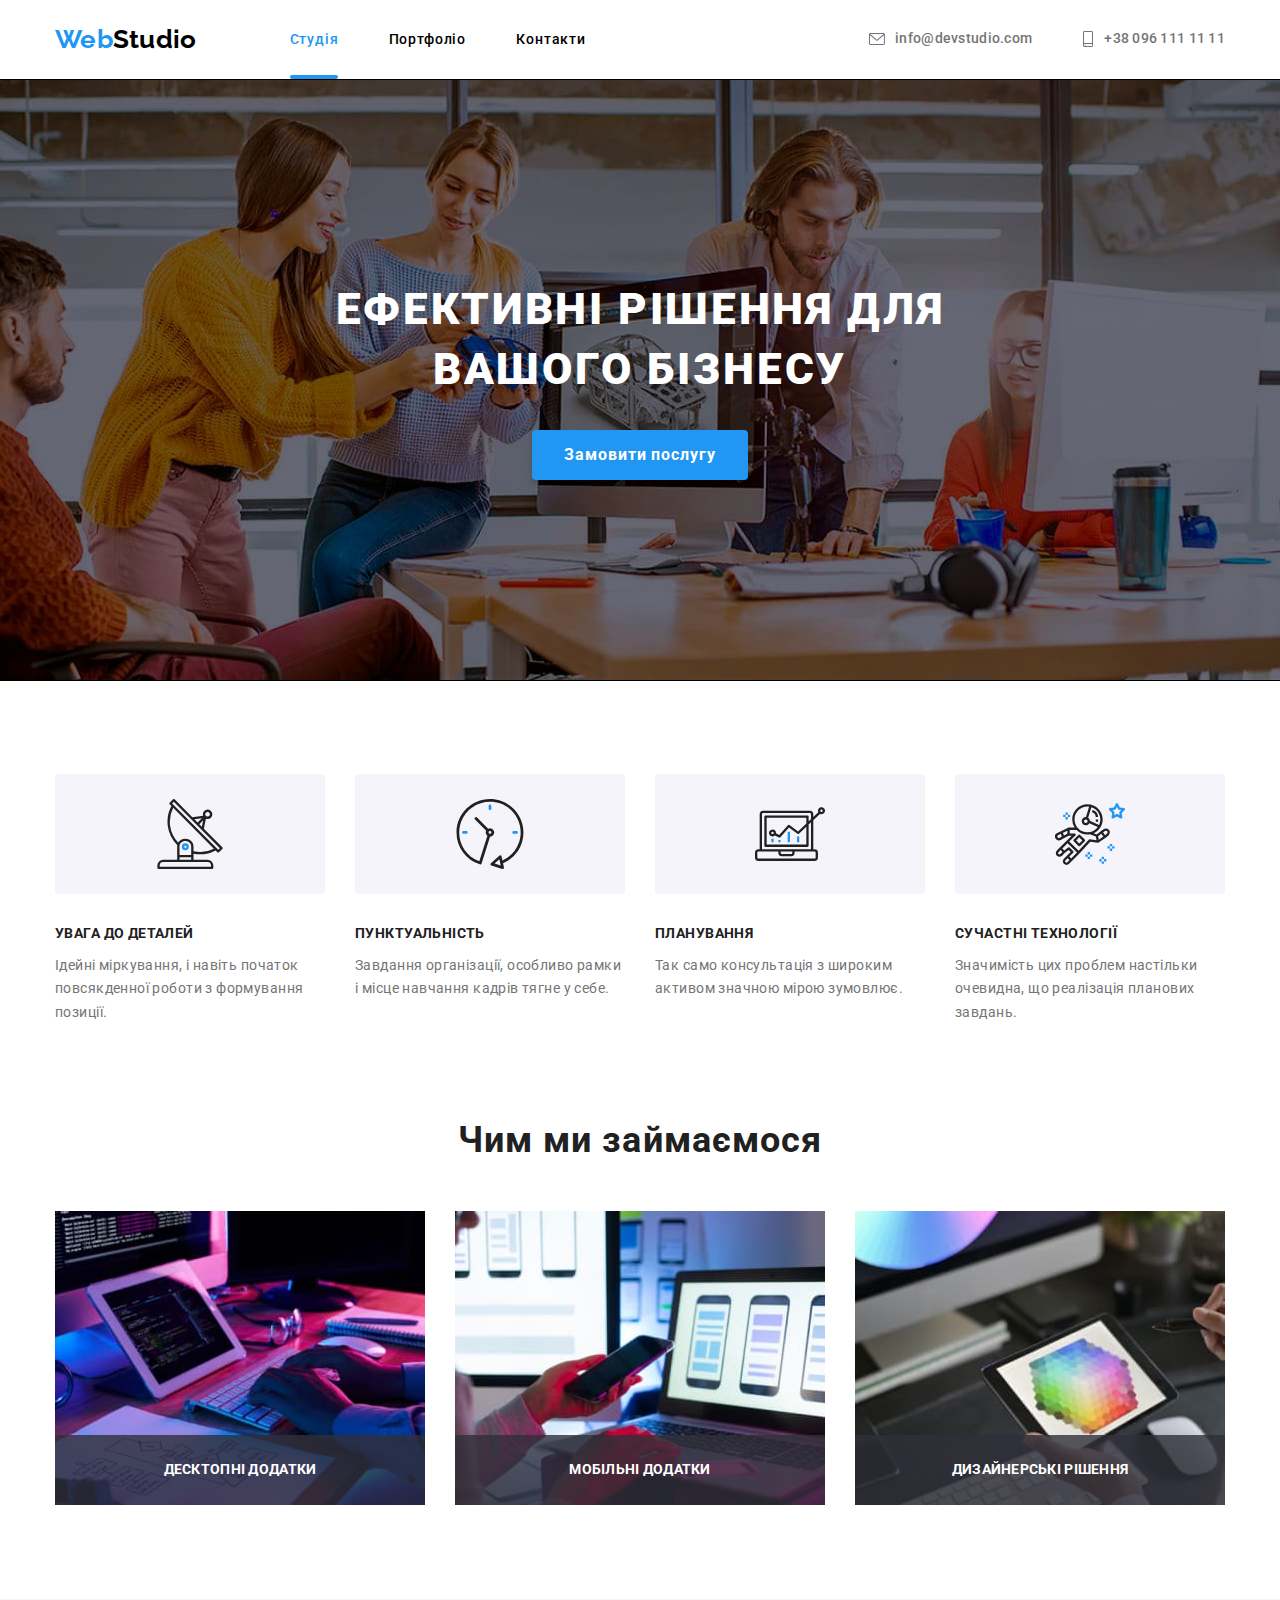
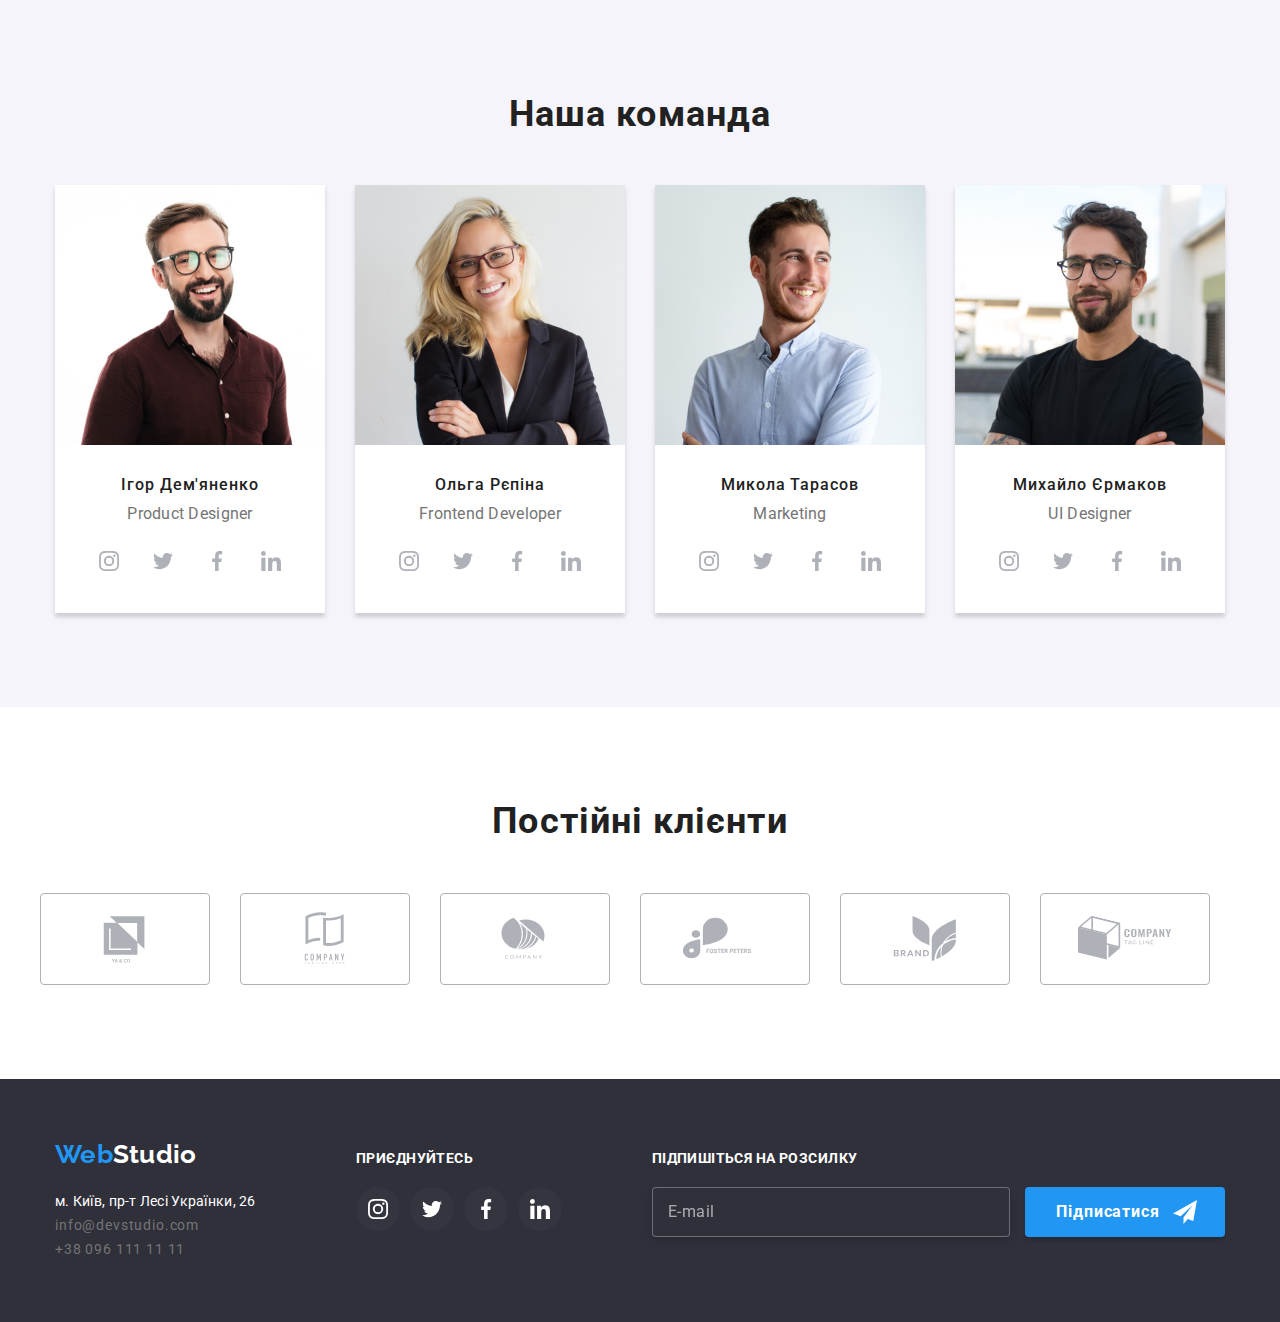
<file: index.html>
<!DOCTYPE html>
<html lang="uk">

<head>
    <meta charset="UTF-8">
    <meta name="viewport" content="width=device-width, initial-scale=1.0">
    <title>WebStudio</title>
    <link rel="preconnect" href="https://fonts.googleapis.com">
    <link rel="preconnect" href="https://fonts.gstatic.com" crossorigin>
    <link href="https://fonts.googleapis.com/css2?family=Raleway:wght@700&family=Roboto:wght@400;500;700;900&display=swap"
    rel="stylesheet">
    <link rel="stylesheet" href="https://cdn.jsdelivr.net/npm/modern-normalize@1.1.0/modern-normalize.min.css">
    <link rel="stylesheet" href="./css/styles.css">
</head>

<body>
    <header class="page-header">
        <div class="container page-header-container">
            <nav class="page-navigation">
            <a class="logo link" href="#webstudio"><span class="accent">Web</span>Studio</a>
                <ul class="menu menu-link-header list">
                    <li> 
                        <a class="menu-link current link" href="./index.html">Студія</a>
                    </li>
                    <li>
                        <a class="menu-link link" href="./portfolio.html">Портфоліо</a>
                    </li>
                    <li>
                        <a class="menu-link link" href="#контакти">Контакти</a>
                    </li>
                </ul>
            </nav>
            <ul class="mail-contact list">
                <li> 
                    <a class="contact-link contact-link-header mail link" href="mailto:info@devstudio.com"><svg class="icon-envelope icon-header-focus" width="16" height="12">
                        <use href="./images/sprite.svg#icon-envelope"></use>
                    </svg>info@devstudio.com</a>
                </li>
                <li>
                    <a class="contact-link contact-link-header contact-phone-number link" href="tel:+380961111111"><svg class="icon-smartphone icon-header-focus" width="12" height="16">
                        <use href="./images/sprite.svg#icon-smartphone"></use>
                    </svg>+38 096 111 11 11</a>
                </li>
            </ul>
        </div>
    </header>
    <main>
        <div>
            <section class="section-busines" id="Ефективні-рішення-для-вашого-бізнесу">
                <div class="container">
                    <h1 class="title">Ефективні рішення для вашого бізнесу</h1>
                    <button class="button-studio" type="button" data-modal-open>Замовити послугу</button>
                </div>
            </section>
            <section class="preferens" id="Наші-особливості">
                <div class="container section">
                    <h2 class="visually-hidden">Наші особливості</h2>
                    <ul class="menu-preferens list">
                        <li class="menu-preferens-box">
                            <div class="icon-preferens">
                                <svg class="icon-antenna" width="70" height="70">
                                    <use href="./images/sprite.svg#icon-antenna-1"></use>
                                </svg>
                            </div>
                            <h3 class="benefits">Увага до деталей</h3>
                                <p class="text">Ідейні міркування, і навіть початок повсякденної роботи з формування позиції.</p>
                        </li>
                        <li class="menu-preferens-box">
                            <div class="icon-preferens">
                                <svg class="icon-clock" width="70" height="70">
                                    <use href="./images/sprite.svg#icon-clock-1"></use>
                                </svg>
                            </div>
                            <h3 class="benefits">Пунктуальність</h3>
                                <p class="text">Завдання організації, особливо рамки і місце навчання кадрів тягне у себе.</p>
                        </li>
                        <li class="menu-preferens-box"> 
                            <div class="icon-preferens">
                                <svg class="icon-diagram" width="70" height="70">
                                    <use href="./images/sprite.svg#icon-diagram-1"></use>
                                </svg>
                            </div>
                            <h3 class="benefits">Планування</h3>
                                <p class="text">Так само консультація з широким активом значною мірою зумовлює.</p>
                        </li>
                        <li class="menu-preferens-box">
                            <div class="icon-preferens">
                                <svg class="icon-astronaut-1" width="70" height="70">
                                    <use href="./images/sprite.svg#icon-astronaut-1"></use>
                                </svg>
                            </div>
                            <h3 class="benefits">Сучастні технології</h3>
                                <p class="text">Значимість цих проблем настільки очевидна, що реалізація планових завдань.</p>
                        </li>
                    </ul>
                </div>
            </section>
            <section class="section-doing" id="Чим-ми-займаємося">
                <div class="container section">
                    <h2 class="caption section-pudding">Чим ми займаємося</h2>
                    <ul class="caption-flex list">
                        <li class="images-work">
                            <div class="thumb">
                                <img src="./images/work-1.jpg" alt="Людина працює за комп'ютером" width="370" height="294" />
                                <p class="label">десктопні додатки</p>
                            </div>
                        </li>
                        <li class="images-work">
                            <div class="thumb">
                                <img src="./images/work-2.jpg" alt="Людина дзвонить по телефону" width="370" height="294" />
                                <p class="label">мобільні додатки</p>
                            </div>
                        </li>
                        <li class="images-work">
                            <div class="thumb">
                                <img src="./images/work-3.jpg" alt="Людина працює за планшетом" width="370" height="294" />
                                <p class="label">дизайнерські рішення</p>
                            </div>
                        </li>
                    </ul>
                </div>
            </section>
            <section class="comand" id="Наша-команда">
                <div class="container section">
                    <h2 class="caption">Наша команда</h2>
                    <ul class="comand-flex list">
                        <li class="team-list">
                            <img class="foto" src="./images/Product-designer.jpg" alt="Ігор Дем'яненко" width="270" height="260" />
                            <h3 class="team">Ігор Дем'яненко</h3>
                                <p class="subtitle">Product Designer</p>
                                <ul class="social-list list">
                                    <li class="social-list-item">
                                        <a href="" class="social-list-link">
                                            <svg aria-label="іконка інстаграму" class="social-list-icon">
                                                <use href="./images/sprite.svg#icon-instagram-2"></use>
                                            </svg>
                                        </a>
                                    </li>
                                    <li class="social-list-item">
                                        <a href="" class="social-list-link">
                                            <svg aria-label="іконка твітеру" class="social-list-icon">
                                                <use href="./images/sprite.svg#icon-twitter-1"></use>
                                            </svg>
                                        </a>
                                    </li>
                                    <li class="social-list-item">
                                        <a href="" class="social-list-link">
                                            <svg aria-label="іконка фейсбуку" class="social-list-icon">
                                                <use href="./images/sprite.svg#icon-facebook-1"></use>
                                            </svg>
                                        </a>
                                    </li>
                                    <li class="social-list-item">
                                        <a href="" class="social-list-link">
                                            <svg aria-label="іконка лінкедину" class="social-list-icon">
                                                <use href="./images/sprite.svg#icon-linkedin-1"></use>
                                            </svg>
                                        </a>
                                    </li>
                                </ul>
                        </li>
                        <li class="team-list"> 
                            <img class="foto" src="./images/Frontend-developer.jpg" alt="Ольга Рєпіна" width="270" height="260" />
                            <h3 class="team">Ольга Рєпіна</h3>
                                <p class="subtitle">Frontend Developer</p>
                                <ul class="social-list list">
                                    <li class="social-list-item">
                                        <a href="" class="social-list-link">
                                            <svg aria-label="іконка інстаграму" class="social-list-icon">
                                                <use href="./images/sprite.svg#icon-instagram-2"></use>
                                            </svg>
                                        </a>
                                    </li>
                                    <li class="social-list-item">
                                        <a href="" class="social-list-link">
                                            <svg aria-label="іконка твітеру" class="social-list-icon">
                                                <use href="./images/sprite.svg#icon-twitter-1"></use>
                                            </svg>
                                        </a>
                                    </li>
                                    <li class="social-list-item">
                                        <a href="" class="social-list-link">
                                            <svg aria-label="іконка фейсбуку" class="social-list-icon">
                                                <use href="./images/sprite.svg#icon-facebook-1"></use>
                                            </svg>
                                        </a>
                                    </li>
                                    <li class="social-list-item">
                                        <a href="" class="social-list-link">
                                            <svg aria-label="іконка лінкедину" class="social-list-icon">
                                                <use href="./images/sprite.svg#icon-linkedin-1"></use>
                                            </svg>
                                        </a>
                                    </li>
                                </ul>
                        </li>
                        <li class="team-list">
                            <img class="foto" src="./images/Marketing.jpg" alt="Микола Тарасов" width="270" height="260" />
                            <h3 class="team">Микола Тарасов</h3>
                                <p class="subtitle">Marketing</p>
                                <ul class="social-list list">
                                    <li class="social-list-item">
                                        <a href="" class="social-list-link">
                                            <svg aria-label="іконка інстаграму" class="social-list-icon">
                                                <use href="./images/sprite.svg#icon-instagram-2"></use>
                                            </svg>
                                        </a>
                                    </li>
                                    <li class="social-list-item">
                                        <a href="" class="social-list-link">
                                            <svg aria-label="іконка твітеру" class="social-list-icon">
                                                <use href="./images/sprite.svg#icon-twitter-1"></use>
                                            </svg>
                                        </a>
                                    </li>
                                    <li class="social-list-item">
                                        <a href="" class="social-list-link">
                                            <svg aria-label="іконка фейсбуку" class="social-list-icon">
                                                <use href="./images/sprite.svg#icon-facebook-1"></use>
                                            </svg>
                                        </a>
                                    </li>
                                    <li class="social-list-item">
                                        <a href="" class="social-list-link">
                                            <svg aria-label="іконка лінкедину" class="social-list-icon">
                                                <use href="./images/sprite.svg#icon-linkedin-1"></use>
                                            </svg>
                                        </a>
                                    </li>
                                </ul>
                        </li>
                        <li class="team-list">
                            <img class="foto" src="./images/UI-designer.jpg" alt="Михайло Єрмаков" width="270" height="260" />
                            <h3 class="team">Михайло Єрмаков</h3>
                                <p class="subtitle">UI Designer</p>
                                <ul class="social-list list">
                                    <li class="social-list-item">
                                        <a href="" class="social-list-link">
                                            <svg aria-label="іконка інстаграму" class="social-list-icon">
                                                <use href="./images/sprite.svg#icon-instagram-2"></use>
                                            </svg>
                                        </a>
                                    </li>
                                    <li class="social-list-item">
                                        <a href="" class="social-list-link">
                                            <svg aria-label="іконка твітеру" class="social-list-icon">
                                                <use href="./images/sprite.svg#icon-twitter-1"></use>
                                            </svg>
                                        </a>
                                    </li>
                                    <li class="social-list-item">
                                        <a href="" class="social-list-link">
                                            <svg aria-label="іконка фейсбуку" class="social-list-icon">
                                                <use href="./images/sprite.svg#icon-facebook-1"></use>
                                            </svg>
                                        </a>
                                    </li>
                                    <li class="social-list-item">
                                        <a href="" class="social-list-link">
                                            <svg aria-label="іконка лінкедину" class="social-list-icon">
                                                <use href="./images/sprite.svg#icon-linkedin-1"></use>
                                            </svg>
                                        </a>
                                    </li>
                                </ul>
                        </li>
                    </ul>
                </div>
            </section>
            <section>
                <div class="container">
                    <h2 class="subtitle-clients">Постійні клієнти</h2>
                    <ul class="list subtitle-clients-ul">
                        <li class="subtitle-clients-li">
                            <a href="" class="subtitle-clients-cref">
                                <svg aria-label="іконка" class="subtitle-clients-label clients-icon">
                                    <use class="color-icon" href="./images/sprite.svg#icon-Logo1"></use>
                                </svg>
                                </a>
                        </li>
                        <li class="subtitle-clients-li">
                            <a href="" class="subtitle-clients-cref">
                                <svg aria-label="іконка" class="subtitle-clients-label clients-icon">
                                    <use href="./images/sprite.svg#icon-Logo2"></use>
                                </svg>
                                </a>
                        </li>
                        <li class="subtitle-clients-li">
                            <a href="" class="subtitle-clients-cref">
                                <svg aria-label="іконка" class="subtitle-clients-label clients-icon">
                                    <use href="./images/sprite.svg#icon-Logo3"></use>
                                </svg>
                                </a>
                        </li>
                        <li class="subtitle-clients-li">
                            <a href="" class="subtitle-clients-cref">
                                <svg aria-label="іконка" class="subtitle-clients-label clients-icon">
                                    <use href="./images/sprite.svg#icon-Logo4"></use>
                                </svg>
                                </a>
                        </li>
                        <li class="subtitle-clients-li">
                            <a href="" class="subtitle-clients-cref">
                                <svg aria-label="іконка" class="subtitle-clients-label clients-icon">
                                    <use href="./images/sprite.svg#icon-Logo5"></use>
                                </svg>
                                </a>
                        </li>
                        <li class="subtitle-clients-li">
                            <a href="" class="subtitle-clients-cref">
                                <svg aria-label="іконка" class="subtitle-clients-label clients-icon">
                                    <use href="./images/sprite.svg#icon-Logo6"></use>
                                </svg>
                                </a>
                        </li>
                    </ul>
                </div>
            </section>
        </div>
    </main>
    <footer>
        <div class="container footer-container">
            <div class="footer-container-div-one">
                <a class="logo-footer link" href="#webstudio"><span class="accent-link">Web</span>Studio</a>
                    <address class="address">
                    <ul class="mail-contact mail-contact-block list">
                        <li class="margin-footer">
                            <a class="adress-footer link" href="https://goo.gl/maps/CPtrU1FHBa2aNyZL9" target="_blank"
                            rel="noopener noreferrer nofollow">м. Київ, пр-т Лесі Українки, 26</a>
                        </li>
                        <li class="margin-footer">
                            <a class="contact-link mail-footer link" href="mailto:info@devstudio.com">info@devstudio.com</a>
                        </li>
                        <li>
                            <a class="contact-link contact-phone-number-footer link" href="tel:+380961111111">+38 096 111 11 11</a>
                        </li>
                    </ul>
                </address>
            </div>
            <div class="footer-icon">
                <p class="join">Приєднуйтесь</p>
                <ul class="social-list list list-portfolio">
                    <li class="social-list-item-portfolio">
                        <a href="" class="social-list-link-portfolio">
                            <svg aria-label="іконка інстаграму" class="social-list-icon-portfolio">
                                <use href="./images/sprite.svg#icon-instagram-2"></use>
                            </svg>
                        </a>
                    </li>
                    <li class="social-list-item-portfolio">
                        <a href="" class="social-list-link-portfolio">
                            <svg aria-label="іконка твітеру" class="social-list-icon-portfolio">
                                <use href="./images/sprite.svg#icon-twitter-1"></use>
                            </svg>
                        </a>
                    </li>
                    <li class="social-list-item-portfolio">
                        <a href="" class="social-list-link-portfolio">
                            <svg aria-label="іконка фейсбуку" class="social-list-icon-portfolio">
                                <use href="./images/sprite.svg#icon-facebook-1"></use>
                            </svg>
                        </a>
                    </li>
                    <li class="social-list-item-portfolio">
                        <a href="" class="social-list-link-portfolio">
                            <svg aria-label="іконка лінкедину" class="social-list-icon-portfolio">
                                <use href="./images/sprite.svg#icon-linkedin-1"></use>
                            </svg>
                        </a>
                    </li>
                </ul>
            </div>
            <div class="footer-icon-mail">
                <p class="join">Підпишіться на розсилку</p>
                <form class="modal-form-input-wrapper-mail">
                    <input type="mail" class="modal-form-input-mail" required pattern="" title="" name="user_mail" placeholder="E-mail" />
                    <button type="submit" class="modal-form-sumbit-mail">Підписатися <svg class="modal-form-input-telegram">
                        <use href="./images/sprite.svg#icon-icon-telegram"></use>
                    </svg></button>
                </span>
            </div>
        </div>
    </footer>
    <div class="backdrop is-hidden" data-modal>
        <div class="modal" >
            <button class="modal-close-button" type="button" data-modal-close>
                <svg class="modal-close" width="18" height="18">
                    <use class="modal-close-x" href="./images/sprite.svg#icon-close-modal"></use>
                </svg>
            </button>
            <p class="modal-form-title">Залиште свої дані, ми вам передзвонимо</p>
            <form class="modal-form">
                <label class="modal-form-field">
                    <span class="modal-form-field-desc">Імʼя</span>
                    <span class="modal-form-input-wrapper">
                        <input type="text" class="modal-form-input" required pattern="[a-zA-Zа-яА-ЯіІїЇ`ʼ]+" name="user_name"
                            placeholder="" />
                        <svg class="modal-form-input-icon">
                            <use href="./images/sprite.svg#icon-person-black"></use>
                        </svg>
                    </span>
                </label>
                <label class="modal-form-field">
                    <span class="modal-form-field-desc">Телефон</span>
                    <span class="modal-form-input-wrapper">
                        <input type="tel" class="modal-form-input" required pattern="[0-9]{3}-[0-9]{3}-[0-9]{2}-[0-9]{2}"
                            title="xxx-xxx-xx-xx" name="user_phone" placeholder="" />
                        <svg class="modal-form-input-icon">
                            <use href="./images/sprite.svg#icon-phone-black"></use>
                        </svg>
                    </span>
                </label>
                <label class="modal-form-field">
                    <span class="modal-form-field-desc">Пошта</span>
                    <span class="modal-form-input-wrapper">
                        <input type="mail" class="modal-form-input" required pattern=""
                            title="" name="user_mail" placeholder="" />
                        <svg class="modal-form-input-icon">
                            <use href="./images/sprite.svg#icon-email-black"></use>
                        </svg>
                    </span>
                </label>
                <label class="modal-form-field">
                    <span class="modal-form-field-desc">Коментар</span>
                    <textarea name="user_message" class="modal-form-message" placeholder="Введіть текст"></textarea>
                </label>
                <label class="modal-form-check-field">
                    <input type="checkbox" class="modal-form-check" name="user_policy" required />
                    <svg class="modal-form-own-checkbox">
                        <use class="modal-form-own-checkbox-icon" href="./images/sprite.svg#icon-check"></use>
                    </svg>
                    <a class="modal-form-own-checkbox-text">Погоджуюся з розсилкою та приймаю &nbsp</a> 
                    <a class="modal-form-own-checkbox-text-two" href="">Умови договору</a>
                </label>
                <button type="submit" class="modal-form-sumbit">Відправити</button>
            </form>
            </div>
            </div>
        </div>
    </div>

    <script src="./js/modal.js"></script>
</body>
</html>
</file>
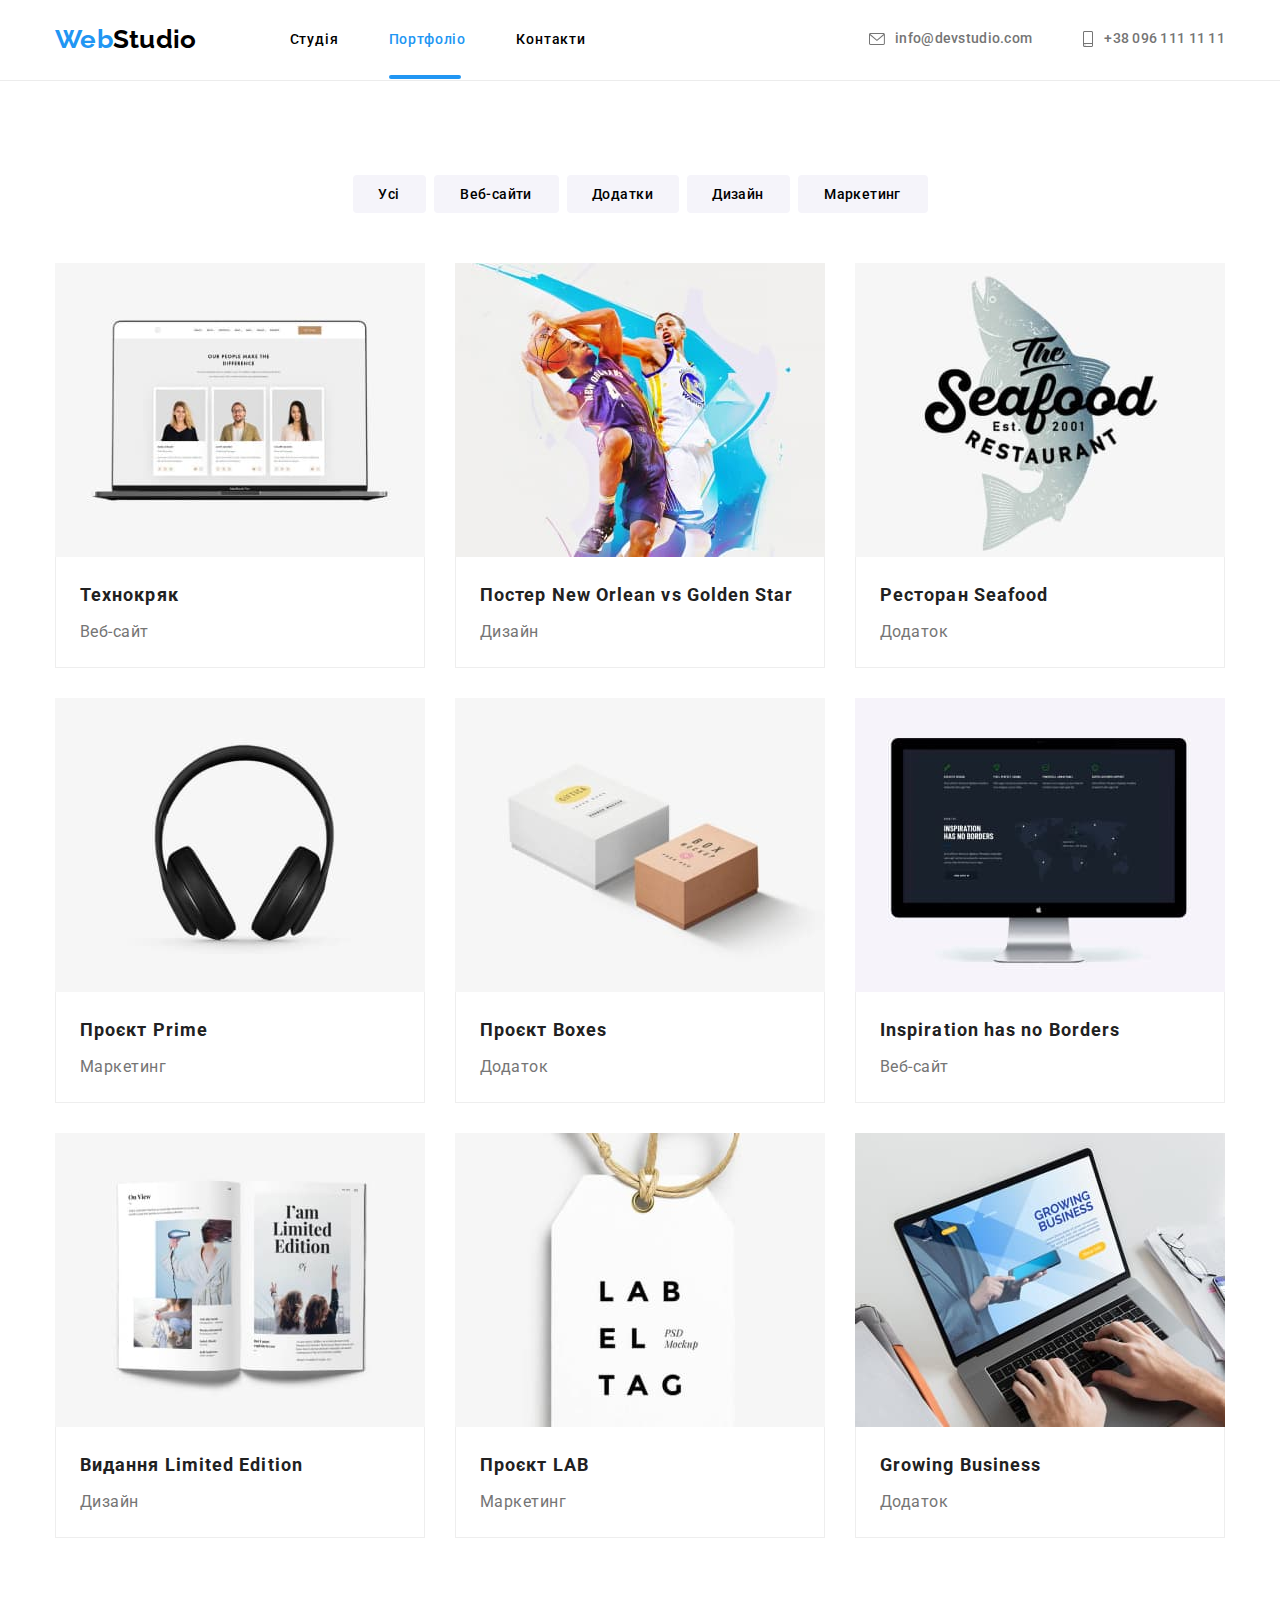
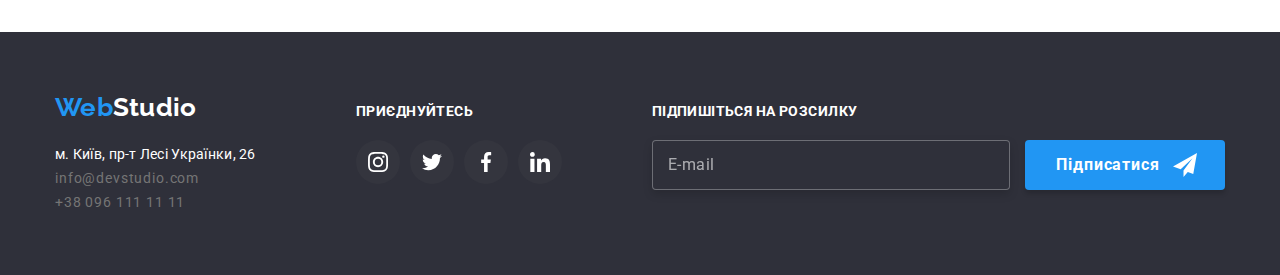
<file: portfolio.html>
<!DOCTYPE html>
<html lang="uk">

<head>
    <meta charset="UTF-8">
    <meta name="viewport" content="width=device-width, initial-scale=1.0">
    <title>Portfolio</title>
    <link rel="preconnect" href="https://fonts.googleapis.com">
    <link rel="preconnect" href="https://fonts.gstatic.com" crossorigin>
    <link href="https://fonts.googleapis.com/css2?family=Raleway:wght@700&family=Roboto:wght@400;500;700;900&display=swap"
        rel="stylesheet">
    <link rel="stylesheet" href="https://cdn.jsdelivr.net/npm/modern-normalize@1.1.0/modern-normalize.min.css">
    <link rel="stylesheet" href="./css/styles.css">
</head>

<body>
    <header class="page-header page-header-portfolio">
        <div class="container page-header-container">
            <nav class="page-navigation">
                <a class="logo link" href="#webstudio"><span class="accent">Web</span>Studio</a>
                <ul class="menu menu-link-header list">
                    <li>
                        <a class="menu-link link" href="./index.html">Студія</a>
                    </li>
                    <li>
                        <a class="menu-link current current-portfolio link" href="./portfolio.html">Портфоліо</a>
                    </li>
                    <li>
                        <a class="menu-link link" href="#контакти">Контакти</a>
                    </li>
                </ul>
            </nav>
            <ul class="mail-contact list">
                <li>
                    <a class="contact-link contact-link-header mail link" href="mailto:info@devstudio.com"><svg
                            class="icon-envelope icon-header-focus" width="16" height="12">
                            <use href="./images/sprite.svg#icon-envelope"></use>
                        </svg>info@devstudio.com</a>
                </li>
                <li>
                    <a class="contact-link contact-link-header contact-phone-number link" href="tel:+380961111111"><svg
                            class="icon-smartphone icon-header-focus" width="12" height="16">
                            <use href="./images/sprite.svg#icon-smartphone"></use>
                        </svg>+38 096 111 11 11</a>
                </li>
            </ul>
        </div>
    </header>
    <main>
        <section class="menu-items">
            <div class="container">
                    <h1 class="visually-hidden">Навігація</h1>
                    <ul class="menu-botton menu-general menu-margin list"> 
                        <li>
                            <button class="button-portfolio button-a" type="button" id="усі">Усі</button>
                        </li>
                        <li>
                            <button class="button-portfolio button-b" type="button" id="веб-сайти">Веб-сайти</button>
                        </li>
                        <li>
                            <button class="button-portfolio button-c" type="button" id="додатки">Додатки</button>
                        </li>
                        <li>
                            <button class="button-portfolio button-d" type="button" id="дизайн">Дизайн</button>
                        </li>
                        <li>
                            <button class="button-portfolio button-e" type="button" id="маркетинг">Маркетинг</button>
                        </li>
                    </ul>
                    <ul class="list-general menu-general-item flex-container list">
                    <li class="icon images-hover">
                        <a class="list-general-images link" href="">
                            <div class="team-list-img-wrapper">
                                <img class="foto" src="./images/Tehnology.jpg" alt="tehnology" width="370" height="294" />
                                <p class="overlay">Ресурс пропонує комплексні пропозиції з різним рівнем функціоналу та сервісів. Все це дозволить відвідувачу отримати вичерпні відомості про компанію чи приватну особу.</p>
                            </div>
                        <div class="description-menu">
                            <h2 class="list-general-link">Технокряк</h2>
                            <p class="list-general-link-text">Веб-сайт</p>
                        </div>
                        </a>
                    </li>
                    <li class="icon images-hover">
                        <a class="list-general-images link" href="">
                            <div class="team-list-img-wrapper">
                                <img class="foto" src="./images/Poster.jpg" alt="poster" width="370" height="294" />
                                <p class="overlay">Ресурс пропонує комплексні пропозиції з різним рівнем функціоналу та сервісів. Все це дозволить
                                    відвідувачу отримати вичерпні відомості про компанію чи приватну особу.</p>
                            </div>
                        <div class="description-menu">
                            <h2 class="list-general-link">Постер New Orlean vs Golden Star</h2>
                            <p class="list-general-link-text">Дизайн</p>
                        </div>
                        </a>
                    </li>
                    <li class="icon images-hover"> 
                        <a class="list-general-images link" href="">
                            <div class="team-list-img-wrapper">
                                <img class="foto" src="./images/Seafood.jpg" alt="seafood" width="370" height="294" />
                                <p class="overlay">Ресурс пропонує комплексні пропозиції з різним рівнем функціоналу та сервісів. Все це дозволить
                                    відвідувачу отримати вичерпні відомості про компанію чи приватну особу.</p>
                            </div>
                        <div class="description-menu">
                            <h2 class="list-general-link">Ресторан Seafood</h2>
                            <p class="list-general-link-text">Додаток</p>
                        </div>
                        </a>
                    </li>
                    <li class="icon images-hover">
                        <a class="list-general-images link" href="">
                            <div class="team-list-img-wrapper">
                                <img class="foto" src="./images/Prime.jpg" alt="prime" width="370" height="294" />
                                <p class="overlay">Ресурс пропонує комплексні пропозиції з різним рівнем функціоналу та сервісів. Все це дозволить
                                    відвідувачу отримати вичерпні відомості про компанію чи приватну особу.</p>
                            </div>
                        <div class="description-menu">
                            <h2 class="list-general-link">Проєкт Prime</h2>
                            <p class="list-general-link-text">Маркетинг</p>
                        </div>
                        </a>
                    </li>
                    <li class="icon images-hover">
                        <a class="list-general-images link" href="">
                            <div class="team-list-img-wrapper">
                                <img class="foto" src="./images/Boxes.jpg" alt="box" width="370" height="294" />
                                <p class="overlay">Ресурс пропонує комплексні пропозиції з різним рівнем функціоналу та сервісів. Все це дозволить
                                    відвідувачу отримати вичерпні відомості про компанію чи приватну особу.</p>
                            </div>
                        <div class="description-menu">
                            <h2 class="list-general-link">Проєкт Boxes</h2>
                            <p class="list-general-link-text">Додаток</p>
                        </div>
                        </a>
                    </li>
                    <li class="icon images-hover">
                        <a class="list-general-images link" href="">
                            <div class="team-list-img-wrapper">
                                <img class="foto" src="./images/Monitor.jpg" alt="monitor" width="370" height="294" />
                                <p class="overlay">Ресурс пропонує комплексні пропозиції з різним рівнем функціоналу та сервісів. Все це дозволить
                                    відвідувачу отримати вичерпні відомості про компанію чи приватну особу.</p>
                            </div>
                        <div class="description-menu">
                            <h2 class="list-general-link">Inspiration has no Borders</h2>
                            <p class="list-general-link-text">Веб-сайт</p>
                        </div>
                        </a>
                    </li>
                    <li class="icon images-hover">
                        <a class="list-general-images link" href="">
                            <div class="team-list-img-wrapper">
                                <img class="foto" src="./images/Log.jpg" alt="log" width="370" height="294" />
                                <p class="overlay">Ресурс пропонує комплексні пропозиції з різним рівнем функціоналу та сервісів. Все це дозволить
                                    відвідувачу отримати вичерпні відомості про компанію чи приватну особу.</p>
                            </div>
                        <div class="description-menu">
                            <h2 class="list-general-link">Видання Limited Edition</h2>
                            <p class="list-general-link-text">Дизайн</p>
                        </div>
                        </a>
                    </li>
                    <li class="icon images-hover">
                        <a class="list-general-images link" href="">
                            <div class="team-list-img-wrapper">
                                <img class="foto" src="./images/Lab.jpg" alt="lab" width="370" height="294" />
                                <p class="overlay">Ресурс пропонує комплексні пропозиції з різним рівнем функціоналу та сервісів. Все це дозволить
                                    відвідувачу отримати вичерпні відомості про компанію чи приватну особу.</p>
                            </div>
                        <div class="description-menu">
                            <h2 class="list-general-link">Проєкт LAB</h2>
                            <p class="list-general-link-text">Маркетинг</p>
                        </div>
                        </a>
                    </li>
                    <li class="icon images-hover">
                        <a class="list-general-images link" href="">
                            <div class="team-list-img-wrapper">
                                <img class="foto" src="./images/business.jpg" alt="business" width="370" height="294" />
                                <p class="overlay">Ресурс пропонує комплексні пропозиції з різним рівнем функціоналу та сервісів. Все це дозволить
                                    відвідувачу отримати вичерпні відомості про компанію чи приватну особу.</p>
                            </div>
                        <div class="description-menu">
                            <h2 class="list-general-link">Growing Business</h2>
                            <p class="list-general-link-text">Додаток</p>
                        </div>
                        </a>
                    </li>
                </ul>
            </div>
        </section>
    </main>
    <footer>
        <div class="container footer-container">
            <div class="footer-container-div-one">
                <a class="logo-footer link" href="#webstudio"><span class="accent-link">Web</span>Studio</a>
                <address class="address">
                    <ul class="mail-contact mail-contact-block list">
                        <li class="margin-footer">
                            <a class="adress-footer link" href="https://goo.gl/maps/CPtrU1FHBa2aNyZL9" target="_blank"
                                rel="noopener noreferrer nofollow">м. Київ, пр-т Лесі Українки, 26</a>
                        </li>
                        <li class="margin-footer">
                            <a class="contact-link mail-footer link" href="mailto:info@devstudio.com">info@devstudio.com</a>
                        </li>
                        <li>
                            <a class="contact-link contact-phone-number-footer link" href="tel:+380961111111">+38 096 111 11
                                11</a>
                        </li>
                    </ul>
                </address>
            </div>
            <div class="footer-icon">
                <p class="join">Приєднуйтесь</p>
                <ul class="social-list list list-portfolio">
                    <li class="social-list-item-portfolio">
                                <a href="" class="social-list-link-portfolio">
                                <svg aria-label="іконка інстаграму" class="social-list-icon-portfolio">
                                    <use href="./images/sprite.svg#icon-instagram-2"></use>
                                </svg>
                            </a>
                    </li>
                    <li class="social-list-item-portfolio">
                        
                            <a href="" class="social-list-link-portfolio">
                                <svg aria-label="іконка твітеру" class="social-list-icon-portfolio">
                                    <use href="./images/sprite.svg#icon-twitter-1"></use>
                                </svg>
                            </a>
                        
                    </li>
                    <li class="social-list-item-portfolio">
                        
                            <a href="" class="social-list-link-portfolio">
                                <svg aria-label="іконка фейсбуку" class="social-list-icon-portfolio">
                                    <use href="./images/sprite.svg#icon-facebook-1"></use>
                                </svg>
                            </a>
                        
                    </li>
                    <li class="social-list-item-portfolio">
                        
                            <a href="" class="social-list-link-portfolio">
                                <svg aria-label="іконка лінкедину" class="social-list-icon-portfolio">
                                    <use href="./images/sprite.svg#icon-linkedin-1"></use>
                                </svg>
                            </a>
                        
                    </li>
                </ul>
            </div>
            <div class="footer-icon-mail">
                <p class="join">Підпишіться на розсилку</p>
                <span class="modal-form-input-wrapper-mail">
                    <input type="mail" class="modal-form-input-mail" required pattern="" title="" name="user_mail"
                        placeholder="E-mail" />
                    <button type="submit" class="modal-form-sumbit-mail">Підписатися <svg class="modal-form-input-telegram">
                            <use href="./images/sprite.svg#icon-icon-telegram"></use>
                        </svg></button>
                </span>
            </div>
        </div>
    </footer>
</body>
</html>
</file>
<file: css/styles.css>
:root {
    --primary-font: 'Roboto', sans-serif;
    --secondary-font: 'Raleway', sans-serif;
    --primary-text-color: #212121;
    --secondary-text-color: #2196F3;
    --primary-text-color-theme: #757575;
    --logo-studio-color:#000000;
    --logo-studio-footer: #FFFFFF;
    --title-color-dscr: #FFFFFF;
    --caption-background-color: #F5F4FA;
}

h1,
h2,
h3,
h4,
p {
    margin-top: 0;
    margin-bottom: 0;
}

ul,
ol {
    margin-top: 0;
    margin-bottom: 0;
    padding-left: 0;
}

.link {
    text-decoration: none;
}

.list {
    list-style: none;
}

img {
    display: block;
    max-width: 100%;
    height: auto;
}

body {
    font-family: var(--primary-font);
    color: var(--primary-text-color);
    font-size: 14px;
    letter-spacing: 0.02em;
}

.container {
    width: 1200px;
    margin-left: auto;
    margin-right: auto;
    padding-left: 15px;
    padding-right: 15px;
}

section {
    padding-top: 94px;
    padding-bottom: 94px;
}

.section-doing {
    padding-top: 0px;
}

.page-header {
    padding-top: 24px;
    padding-bottom: 25px;
    border-bottom: 1px;
}

.page-header-container {
    display: flex;
}

.page-navigation {
    display: flex;
    align-items: center;
}

.logo {
    margin-right: 93px;
    color: var(--logo-studio-color);
    font-family: var(--secondary-font);
    font-weight: 700;
    font-size: 26px;
    line-height: 1.19;
}

span {
    color: var(--secondary-text-color);
}

.menu-link-header {
    
    margin-left: auto;
}

.menu {
    display: flex;
    column-gap: 50px;
}

.menu-link { 
    font-family: var(--primary-font);
    color: var(--primary-text-color);
    transition-property: color;
    font-weight: 500;
    font-size: 14px;
    line-height: 1.14;
    letter-spacing: 0.06em;
}

.menu-link:hover,
.menu-link:focus,
.menu-link.current {
    color: var(--secondary-text-color);
    transition-duration: 250ms;
    transition-timing-function: cubic-bezier(0.4, 0, 0.2, 1);
}

.menu-link.current::after {
    position: absolute;
    top: 44px;
    background-color: var(--secondary-text-color);
    display: block;
    width: 48px;
    height: 4px;
    color: var(--secondary-text-color);
    border-radius: 2px;
    content: "";
}

.menu-link.current-portfolio::after {
    position: absolute;
    top: 44px;
    background-color: var(--secondary-text-color);
    display: block;
    width: 72px;
    height: 4px;
    color: var(--secondary-text-color);
    border-radius: 2px;
    content: "";
}

.menu-link {
    color: black;
    position: relative;
}

.mail-contact {
    display: flex;
    align-items: center;
    margin-left: auto;
}

.mail-contact-block {
    display: block;
}

.mail,
.contact-phone-number {
    align-items: center;
    color: var(--primary-text-color-theme);
    fill: currentColor;
    font-family: var(--primary-font);
    font-weight: 500;
    font-size: 14px;
    line-height: 1.14;
}

.mail {
    margin-right: 50px;
}

.contact-link {
    transition-property: color;
}

.contact-link:hover, 
.contact-link:focus {
    color: var(--secondary-text-color);
    transition-property: color;
    transition-duration: 250ms;
    transition-timing-function: cubic-bezier(0.4, 0, 0.2, 1);
}

.section-busines {
    text-align: center;
    padding-top: 200px;
    padding-bottom: 200px;
    
}

.title {
    text-align: center;
    box-sizing: border-box;
    width: 696px;
    margin-left: auto;
    margin-right: auto;

    font-weight: 900;
    font-size: 44px;
    line-height: 1.36;
    color: var(--title-color-dscr);
    text-align: center;
    text-transform: uppercase;
    letter-spacing: 0.06em;
    
}

.button-studio {
    text-align: center;
    margin-top: 30px;
    padding: 10px 32px 10px 32px;
    border: 1px;
    font-family: inherit;
    cursor: pointer;
    font-weight: 700;
    font-size: 16px;
    line-height: 1.88;
    color: #FFFFFF;
    background-color: var(--secondary-text-color);
    transition-property: background-color;
    letter-spacing: 0.06em;
    box-shadow: 0px 4px 4px rgba(0, 0, 0, 0.15);
    border-radius: 4px;
}

.button-studio:hover,
.button-studio:focus,
.button-studio:active {
    background-color: var(--secondary-text-color);
    color: #FFFFFF;
    transition: color 250ms, background-color 250ms;
    transition-timing-function: cubic-bezier(0.4, 0, 0.2, 1);
}

.button:visited {
    color: black;
}

.section-busines {
    max-width: 1600px;
    margin: 0 auto;
    outline: 1px solid black;
    background-image:linear-gradient(rgba(0, 0, 0, 0.25), rgba(0, 0, 0, 0.25)), url('../images/general-img.jpg');
    background-repeat: no-repeat;
    background-size: cover;
    background-position: center;
    background-color: rgba(47, 48, 58, 0.4);
    
}

.menu-preferens {
    display: flex;
    justify-content: space-between;
}

.menu-preferens-box {
    width: 270px;
}

.visually-hidden {
    position: absolute;
    white-space: nowrap;
    width: 1px;
    height: 1px;
    overflow: hidden;
    border: 0;
    padding: 0;
    clip: rect(0 0 0 0);
    clip-path: inset(50%);
    margin: -1px;
}

.benefits {
    margin-bottom: 10px;
    font-weight: 700;
    font-size: 14px;
    line-height: 1.42;
    letter-spacing: 0.03em;
    text-transform: uppercase;
}

.text {
    font-weight: 400;
    font-size: 14px;
    line-height: 1.71;
    letter-spacing: 0.03em;
    color: var(--primary-text-color-theme);
}

.caption {
    margin-bottom: 50px;
    font-weight: 700;
    font-size: 36px;
    line-height: 42px;
    text-align: center;
    letter-spacing: 0.03em;
}

.caption-flex {
    display: flex;
    flex-wrap: wrap;
    justify-content: flex-start;
    align-content: flex-start;
    column-gap: 30px;
}

.thumb {
    position: relative;
    overflow: hidden;
    
    
}

.thumb > .label {
    display: flex;
    justify-content: center;
    align-items: center;
    position: absolute;
    top: 224px;
    width: 370px;
    height: 70px;
    
 
    font-family: var(--primary-font);
    font-weight: 700;
    font-size: 14px;
    line-height: 1.14;
    text-align: center;
    text-transform: uppercase;
    background-color: rgba(47, 48, 58, 0.8);
    color: var(--title-color-dscr);
  
}



.comand {
    padding-bottom: 94px;
    background-color: var(--caption-background-color);
}

.comand-flex {
    display: flex;
    gap: 30px;
    justify-content: center;
}

.team {
    margin-top: 30px;

    font-weight: 500;
    font-size: 16px;
    line-height: 1.19;
    text-align: center;
    letter-spacing: 0.06em;
}

.team-list {
    background: #FFFFFF;
    box-shadow: 0px 4px 4px 0px rgba(93.33, 93.33, 93.33, 0.25);
}

.subtitle {
    margin-top: 10px;
    margin-bottom: 16px;
    color: var(--primary-text-color-theme);
    font-weight: 400;
    font-size: 16px;
    line-height: 1.19;
    text-align: center
}

footer {
    padding-top: 60px;
    padding-bottom: 60px;
    background-color: #2F303A;
}

.address {
    font-style: normal
}

.logo-footer {
    color: var(--logo-studio-footer);
    font-family: var(--secondary-font);
    font-weight: 700;
    font-size: 26px;
    line-height: 1.19;
}

.adress-footer {
    margin-bottom: 9px;
    color: #FFFFFF;
    font-weight: 400;
    font-size: 14px;
    line-height: 1.71;
}

.mail-footer {
    margin-bottom: 9px;
}

.mail-footer,
.contact-phone-number-footer {
    color: var(--primary-text-color-theme);
    transition-property: color;
    font-weight: 400;
    font-size: 14px;
    line-height: 1.71;
    letter-spacing: 0.06em;
}

.mail-footer:hover,
.mail-footer:focus,
.contact-phone-number-footer:hover,
.contact-phone-number-footer:focus {
    color: var(--secondary-text-color);
    transition-duration: 250ms;
    transition-timing-function: cubic-bezier(0.4, 0, 0.2, 1);
}

.footer-container-div-one {
    width: 231px;
    margin-right: 70px;

}

.footer-container {
    display: flex; 
    align-items: baseline;
}

.join {
    margin-bottom: 20px;
    font-family: var(--primary-font);
    font-style: normal;
    font-weight: 700;
    font-size: 14px;
    line-height: 1.14;
    letter-spacing: 0.03em;
    text-transform: uppercase;
    color: #FFFFFF;
}


/* potrfolio */

.page-header-portfolio {
    border-bottom: 1px solid #ECECEC;;
}

.logo-footer {
    display: block;
    margin-bottom: 20px;
}

.menu-items {
    padding-top: 94px;
    padding-bottom: 94px;
}

.button-portfolio {
    font-family: var(--primary-text-color);
    background-color: #F5F4FA;
    transition-property: all;
    border: 0px;
    font-weight: 500;
    cursor: pointer;
    border-radius: 4px;
    height: 38px;
    line-height: 1.6;
    letter-spacing: 0.03em;
    
}

.button-a {
    width: 73px;
    margin-right: 8px;
}

.button-b {
    width: 125px;
    margin-right: 8px;
}

.button-c {
    width: 112px;
    margin-right: 8px;
}

.button-d {
    width: 103px;
    margin-right: 8px;
}

.button-e {
    width: 130px;
}

button:hover,
button:focus {
    background-color: var(--secondary-text-color);
    color: var(--title-color-dscr);
    box-shadow: 0px 4px 4px 0px rgba(93.33, 93.33, 93.33, 0.25);
    transition-duration: 250ms;
    transition-timing-function: cubic-bezier(0.4, 0, 0.2, 1);
}

.list-general-images {
    display: block;
    transition-property: all;
    
}


.list-general-images:hover .overlay, 
.list-general-images:focus .overlay {
    box-shadow: 0px 4px 4px 0px rgba(93.33, 93.33, 93.33, 0.25);
    transform: translateY(0%);
    transition-duration: 250ms;
    transition-timing-function: cubic-bezier(0.4, 0, 0.2, 1);
}

.list-general-link {
    color: var(--primary-text-color);
}

.overlay {
    position: absolute;
    top: 0;
    left: 0;
    width: 370px;
    height: 100%;
    background-color: rgba(33, 150, 243, 0.9);
    padding: 63px 24px 63px 24px;
    transform: translateY(100%);   
    font-family: var(--primary-font);
    font-style: normal;
    font-weight: 400;
    font-size: 18px;
    line-height: 1.6;
    letter-spacing: 0.03em;
    color: var(--title-color-dscr);
}

.team-list-img-wrapper {
    position: relative;
    overflow: hidden;
}

.menu-margin {
    margin-bottom: 50px;
}

.menu-general {
    display: flex;
    justify-content: center;  
}

.description-menu {
    display: block;
    padding: 20px 24px 20px 24px;
    border-left: 1px solid #EEEEEE;
    border-right: 1px solid #EEEEEE;
    border-bottom: 1px solid #EEEEEE;
}

.list-general {
    margin-left: auto;
    margin-right: auto;
}

.flex-container {
    display: flex;
    flex-wrap: wrap;
}

.icon {
    margin-right: 30px;
    margin-bottom: 30px;
}

.icon:nth-child(3n) {
    margin-right: 0px;
}

.icon:nth-child(n+7) {
    margin-bottom: 0px;
}

.list-general-link {
    font-weight: 700;
    font-size: 18px;
    line-height: 2;
    letter-spacing: 0.06em;
}

.list-general-link-text {
    margin-top: 4px;
    font-size: 16px;
    line-height: 1.88;
    letter-spacing: 0.03em;
    color: var(--primary-text-color-theme);
}

/* Иконки */

.contact-link-header {
    display: flex;
    align-items: center;  
}

.icon-envelope {
    margin-right: 10px;
}


.icon-smartphone {
    margin-right: 10px;
}

.icon-preferens {
    display: flex;
    justify-content: center;

    width: 270px;
    height: 120px;
    background-color: #F5F4FA;
    margin-bottom: 30px;
    border-radius: 4px;
    
}

.icon-antenna, .icon-clock, .icon-diagram, .icon-astronaut-1 {
    display: flex;
    justify-content: center;
    margin-top: auto;
    margin-bottom: auto;
}



.social-list {
    display: flex;
    justify-content: center;
    column-gap: 10px;
    margin-bottom: 30px;
}

.social-list-link {
    display: flex;
    align-items: center;
    justify-content: center;
    width: 44px;
    height: 44px;
    border-radius: 50%;
    background-color: #FFFFFF;
    transition-property: all;
    
    
}

.social-list-link:hover, 
.social-list-link:focus {
    background-color: var(--secondary-text-color);
    transition-duration: 250ms;
    transition-timing-function: cubic-bezier(0.4, 0, 0.2, 1);
}

.social-list-icon {
    width: 20px;
    height: 20px;
    fill: #AFB1B8;
    transition-property: fill;
    
}

.social-list-link:hover .social-list-icon,
.social-list-link:focus .social-list-icon {
    fill: #FFFFFF;
    transition-duration: 250ms;
    transition-timing-function: cubic-bezier(0.4, 0, 0.2, 1);
}

.social-list-portfolio {
    display: flex;
    justify-content: center;
    column-gap: 10px;
}

.social-list-item-portfolio-block {
    display: block;
}

.social-list-link-portfolio {
    display: flex;
    align-items: center;
    justify-content: center;
    width: 44px;
    height: 44px;
    border-radius: 50%;
    background-color: rgb(100, 100, 100, 0.1);
    transition-property: background-color;
}

.social-list-link-portfolio:hover,
.social-list-link-portfolio:focus {
    background-color: var(--secondary-text-color);
    transition-duration: 250ms;
    transition-timing-function: cubic-bezier(0.4, 0, 0.2, 1);
}

.social-list-icon-portfolio {
    width: 20px;
    height: 20px;
    fill: #FFFFFF;
    transition-property: fill;
}

.social-list-link-portfolio:hover .social-list-icon-portfolio,
.social-list-link-portfolio:focus .social-list-icon-portfolio {
    fill: #FFFFFF;
    transition-duration: 250ms;
    transition-timing-function: cubic-bezier(0.4, 0, 0.2, 1);
}

.subtitle-come-back {
    font-family: var(--primary-font);
    font-weight: 700;
    font-size: 14px;
    line-height: 1.14;
    letter-spacing: 0.03em;
    color: #FFFFFF;  
}

.footer-icon {
    width: 206px;
}

/* Постіні клієнти */

container {
    width: 1200px;
    height: 184px;
    padding-left: 15px;
    padding-right: 15px;
    margin-left: auto;
    margin-right: auto;
}

.subtitle-clients {
    font-family: var(--primary-font);
    margin-bottom: 50px;
    font-weight: 700;
    font-size: 36px;
    line-height: 1.16;
    text-align: center;
    letter-spacing: 0.03em;
    color: #212121;
}

.subtitle-clients-ul {
    display: flex;
    align-items: center;
    justify-content: center;
}

.subtitle-clients-ul:last-child {
    margin-right: 0px;
}

.subtitle-clients-li {
    width: 100%;
    height: 100%;
    margin-right: 30px;
    margin-left: 0px;
}

.subtitle-clients-cref {   
    display: flex;
    justify-content: center;
    align-items: center;
    width: 170px;
    height: 92px;
    cursor: pointer;
    background-color: #FFFFFF;
    border: 1px solid #AFB1B8;
    border-radius: 4px;
    fill: #AFB1B8;
    transition-property: all;
}

.subtitle-clients-cref:hover, .subtitle-clients-cref:focus {
    fill: var(--secondary-text-color);
    border-color: var(--secondary-text-color);
    transition-duration: 250ms;
    transition-timing-function: cubic-bezier(0.4, 0, 0.2, 1);
}

.clients-icon {
    height: 60px;
    width: 106px;
}

/* Іконки портфоліо*/

.images-hover {
    transition-property: box-shadow;
}

.images-hover:hover {
    box-shadow: 0px 4px 4px 0px rgba(93.33, 93.33, 93.33, 0.25);
    transition-duration: 250ms;
    transition-timing-function: cubic-bezier(0.4, 0, 0.2, 1);
}

/* модальне вікно */

.backdrop {
    position: fixed;
    z-index: 100;
    top: 0;
    left: 0;
    width: 100%;
    height: 100%;
    background-color: rgba(0, 0, 0, 0.2);
    transition: opacity 500ms ease, visibility 500ms ease;
}

.backdrop.is-hidden {
    visibility: hidden;
    opacity: 0;
    pointer-events: none;
}

.modal {
    width: 528px;
    position: absolute;
    top: 50%;
    left: 50%;
    transform: translate(-50%, -50%);
    background: #FFFFFF;
    box-shadow: 0px 1px 3px rgba(0, 0, 0, 0.12), 0px 1px 1px rgba(0, 0, 0, 0.14), 0px 2px 1px rgba(0, 0, 0, 0.2);
    border-radius: 4px;
    padding: 40px;
}

.modal-close-button {
    position: absolute;
    top: 8px;
    right: 8px;
    display: flex;
    align-items: center;
    justify-content: center;
    width: 30px;
    height: 30px;
    border-radius: 50%;
    background: transparent;
    border: 1px solid #303030;
    padding: 0;
}

.modal-close-button:hover, .modal-close-button:focus {
    fill: var(--secondary-text-color);
    background-color: #FFFFFF;
}

/* Модальна форма футер*/

.footer-icon-mail {
    margin-left: auto;
}

.modal-form-input-mail {
    margin-right: 12px;
    width: 358px;
    height: 50px;
    border: 1px solid rgba(255, 255, 255, 0.3);
    filter: drop-shadow(0px 4px 4px rgba(0, 0, 0, 0.15));
    border-radius: 4px;
    background-color: #2F303A;
    padding: 15px;
    color: #FFFFFF;
}

.modal-form-input-mail::placeholder {
    font-family: var(--primary-font);
    font-style: normal;
    font-weight: 400;
    font-size: 16px;
    line-height: 1.25;
    align-items: center;
    letter-spacing: 0.03em;
    color: rgba(255, 255, 255, 0.6);
}

.modal-form-sumbit-mail {
    padding-left: 28px;
    padding-right: 62px;
    width: 200px;
    height: 50px;
    border: 1px;
    background-color: var(--secondary-text-color);
    box-shadow: 0px 4px 4px rgba(0, 0, 0, 0.15);
    border-radius: 4px;
    font-family: var(--primary-font);
    font-style: normal;
    font-weight: 700;
    font-size: 16px;
    line-height: 1.9;
    margin-left: auto;
    margin-right: auto;
    letter-spacing: 0.06em;
    color: #FFFFFF;
    cursor: pointer;
    transition: color 250ms, background-color 250ms;
}
    
.modal-form-sumbit:hover,
.modal-form-sumbit:focus {
    background-color: var(--secondary-text-color);
    color: #ffffff;
}

.modal-form-sumbit-mail {
    position: relative;
}

.modal-form-input-telegram {
    position: absolute;
    top: 50%;
    right: 28px;
    transform: translateY(-50%);
    width: 24px;
    height: 24px;
    fill: #FFFFFF;

}


/* Модальна форма*/

.modal-form-title {
    margin-bottom: 12px;
    width: 448px;
    height: 23px;
    font-family: var(--primary-font);
    font-style: normal;
    font-weight: 700;
    font-size: 20px;
    line-height: 1.15;
    text-align: center;
    letter-spacing: 0.03em;
    color: #212121;
}

.modal-form {
    display: flex;
    flex-direction: column;
}

.modal-form-input {
    width: 100%;
    height: 40px;
    border: 1px solid rgba(33, 33, 33, 0.2);
    border-radius: 4px;
    padding-left: 42px;
    transition: border-color 250ms;
    transition-timing-function: cubic-bezier(0.4, 0, 0.2, 1);
}

.modal-form-input:focus {
    border-color: var(--secondary-text-color);
    outline: none;
}

.modal-form-field-desc {
    display: block;
    margin-bottom: 4px;
    width: 22px;
    height: 14px;
    font-family: var(--primary-font);
    font-style: normal;
    font-weight: 400;
    font-size: 12px;
    line-height: 1.17;
    letter-spacing: 0.01em;
    color: #757575;
}

.modal-form-input-icon {
    position: absolute;
    top: 50%;
    left: 12px;
    transform: translateY(-50%);
    display: block;
    border-color: var(--secondary-text-color);
    width: 18px;
    height: 18px;
    transition: fill 250ms;
    transition-timing-function: cubic-bezier(0.4, 0, 0.2, 1);
}

.modal-form-input:focus+.modal-form-input-icon {
    fill: var(--secondary-text-color);
}

.modal-form-input-wrapper {
    display: block;
    position: relative;
    margin-bottom: 10px;
}

.modal-form-message {
    width: 100%;
    height: 120px;
    border: 1px solid rgba(33, 33, 33, 0.2);
    border-radius: 4px;
    padding: 16px 12px 16px 12px;
    resize: none;  
}

.modal-form-message::placeholder {
    font-family: var(--primary-font);
    font-style: normal;
    font-weight: 400;
    font-size: 12px;
    line-height: 0.85;
    letter-spacing: 0.01em;
    color: rgba(117, 117, 117, 0.5);
}

.modal-form-message:focus {
    outline: none;
    border-color: var(--secondary-text-color);
}

.modal-form-check-field {
    display: flex;
    align-items: center;
    justify-content: center;
    margin-top: 20px;
    margin-bottom: 30px;
}

.modal-form-check {
    appearance: none;
    position: absolute;
}

.modal-form-own-checkbox {
    width: 20px;
    height: 20px;
    border: 1px solid #303030;
    border-radius: 3px;
    cursor: pointer;
    margin-right: 10px;
}

.modal-form-own-checkbox-icon {
    display: none;
    fill: #FFFFFF;
}

.modal-form-own-checkbox-text {
    font-family: var(--primary-font);
    font-style: normal;
    font-weight: 400;
    font-size: 14px;
    line-height: 0.58;
    letter-spacing: 0.03em;
    color: #757575;
}

.modal-form-own-checkbox-text-two {
    font-family: var(--primary-font);
    font-style: normal;
    font-weight: 400;
    font-size: 14px;
    line-height: 0.58;
    letter-spacing: 0.03em;
    color: var(--secondary-text-color);
}

.modal-form-check:checked + .modal-form-own-checkbox {
    background-color: var(--secondary-text-color);
    border: var(--secondary-text-color);
}

.modal-form-check:checked + .modal-form-own-checkbox > .modal-form-own-checkbox-icon {
    display: block;
}

.modal-form-sumbit {
    display: block;
    margin-left: auto;
    margin-right: auto;
    min-width: 200px;
    min-height: 50px;
    background-color: var(--secondary-text-color);
    box-shadow: 0px 4px 4px rgba(0, 0, 0, 0.15);
    border-radius: 4px;
    border: 1px;
    font-family: var(--primary-font);
    font-style: normal;
    font-weight: 700;
    font-size: 16px;
    line-height: 1.9;
    text-align: center;
    letter-spacing: 0.06em;
    color: #FFFFFF;
    cursor: pointer;
    transition: color 250ms, background-color 250ms;
    
}

.modal-form-sumbit:hover,
.modal-form-sumbit:focus {
    background-color: var(--secondary-text-color);
    color: #ffffff;
}
</file>
